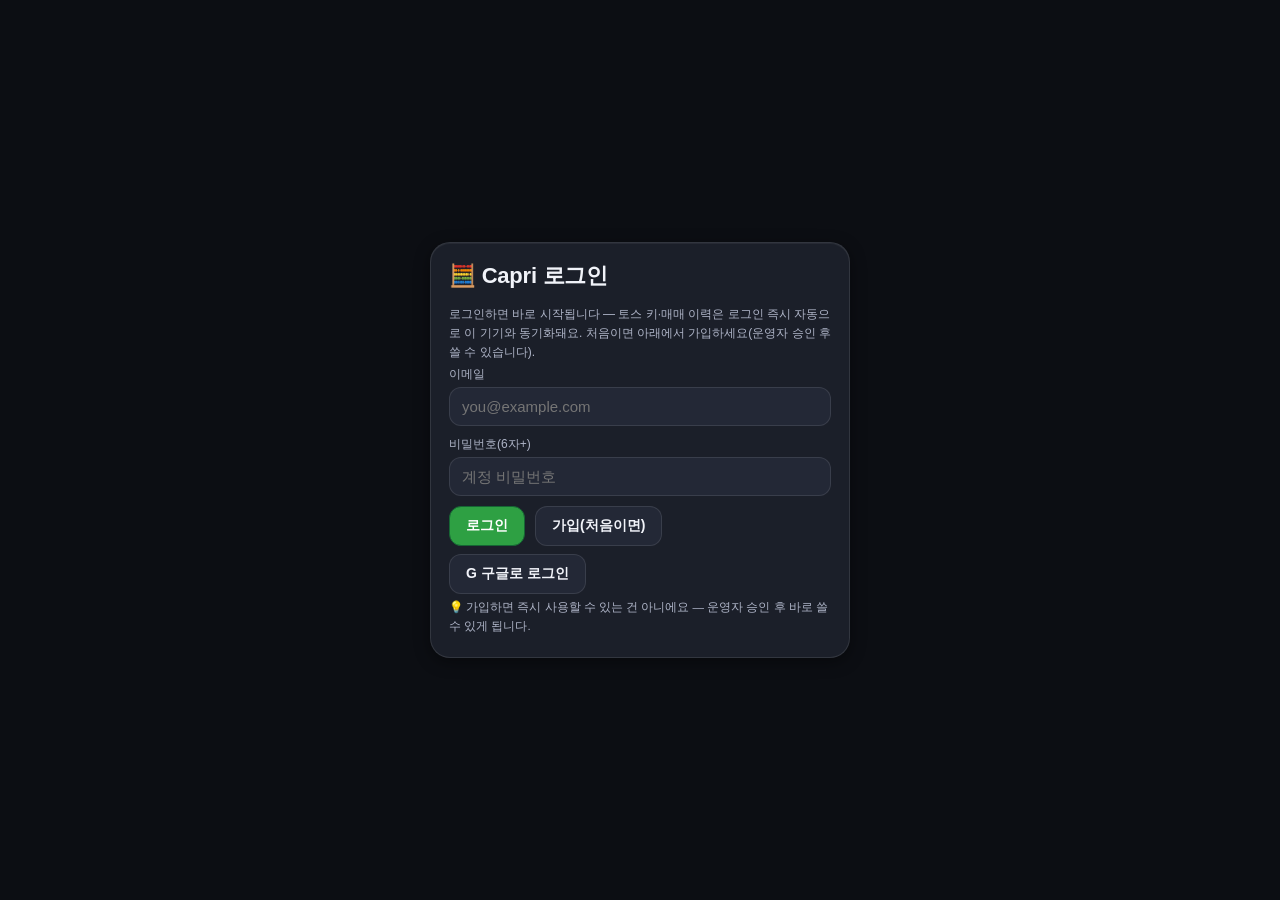
<file: index.html>
<!doctype html>
<html lang="ko">
  <head>
    <meta charset="UTF-8" />
    <!-- viewport-fit=cover: 아이폰 노치/홈바 영역까지 배경이 채워지게(웹앱 느낌) -->
    <meta name="viewport" content="width=device-width, initial-scale=1.0, viewport-fit=cover" />
    <title>Capri 매매도구</title>
    <meta name="description" content="Capri — 미국주식 분할 진입·익절/손절 계산기 (아이폰 웹앱)" />

    <!-- PWA(홈 화면에 추가되는 웹앱) 설정 -->
    <link rel="manifest" href="./manifest.webmanifest" />
    <meta name="theme-color" content="#0F172A" />

    <!-- 아이폰 전용: 홈 화면에서 열 때 주소창 없이 전체화면으로 뜨게 한다 -->
    <meta name="apple-mobile-web-app-capable" content="yes" />
    <!-- [v0.9.4] black-translucent 는 화면을 '상태바 밑까지' 끌어올려서, 안전영역 처리를
         조금이라도 놓치면 상단 배너·탭이 노치에 가려 눌리지 않는다(실제로 그 사고가 났다).
         default 로 두면 iOS 가 상태바 자리를 알아서 비워 준다 — 안전한 쪽을 택한다. -->
    <meta name="apple-mobile-web-app-status-bar-style" content="default" />
    <meta name="apple-mobile-web-app-title" content="Capri" />
    <link rel="apple-touch-icon" href="./icons/icon-192.png" />
    <link rel="icon" href="./icons/icon-192.png" />
    <script type="module" crossorigin src="./assets/index-8ID7FBhg.js"></script>
    <link rel="stylesheet" crossorigin href="./assets/index-Dq3A93W8.css">
  </head>
  <body>
    <div id="root"></div>
  </body>
</html>
</file>
<file: assets/index-Dq3A93W8.css>
:root{--bg:#0f172a;--card:#111c31;--line:#24334d;--text:#e2e8f0;--muted:#94a3b8;--green:#22c55e;--red:#ef4444;--amber:#f59e0b}html,body{background:var(--bg);color:var(--text);-webkit-text-size-adjust:100%;margin:0;font-family:-apple-system,BlinkMacSystemFont,Apple SD Gothic Neo,Segoe UI,system-ui,Roboto,Noto Sans,Ubuntu,Cantarell,Helvetica Neue,sans-serif}.app{max-width:560px;padding:max(12px, env(safe-area-inset-top)) 14px calc(24px + env(safe-area-inset-bottom));margin:0 auto}.update-banner{z-index:10;background:var(--green);color:#06210f;border-radius:12px;justify-content:space-between;align-items:center;gap:10px;margin-bottom:10px;padding:10px 14px;font-weight:700;display:flex;position:sticky;top:0}.update-banner button{color:#fff;background:#06210f;border:0;border-radius:999px;padding:8px 14px;font-size:14px;font-weight:700}.head{justify-content:space-between;align-items:center;gap:10px;margin-bottom:12px;display:flex}.brand{align-items:center;gap:8px;font-size:20px;display:flex}.brand img{border-radius:7px}.badge{border:1px solid var(--line);color:var(--muted);text-align:right;border-radius:999px;padding:6px 10px;font-size:12px;line-height:1.3}.badge.ok{color:var(--green);border-color:var(--green)}.badge.warn{color:var(--amber);border-color:var(--amber)}.tabs{gap:8px;margin-bottom:12px;display:flex}.tabs button{color:var(--muted);border:1px solid var(--line);background:0 0;border-radius:10px;flex:1;padding:10px;font-size:15px}.tabs button.on{background:var(--card);color:var(--text);border-color:var(--green)}.card{background:var(--card);border:1px solid var(--line);border-radius:14px;padding:14px}.row{flex-direction:column;gap:6px;min-width:0;margin-bottom:12px;display:flex}.row2{grid-template-columns:1fr 1fr;gap:10px;display:grid}label{color:var(--muted);font-size:13px}input{width:100%;color:var(--text);border:1px solid var(--line);background:#0b1524;border-radius:10px;padding:12px;font-size:16px}input:focus{border-color:var(--green);outline:none}.seg{flex-wrap:wrap;gap:6px;margin-bottom:14px;display:flex}.seg button{min-width:90px;color:var(--muted);border:1px solid var(--line);background:#0b1524;border-radius:999px;flex:1;padding:9px 6px;font-size:13px}.seg button.on{color:#06210f;background:var(--green);border-color:var(--green);font-weight:700}.hint{color:var(--muted);margin:4px 0 10px;font-size:12px}.split{border:1px solid var(--line);border-radius:12px;margin-bottom:10px;padding:10px 12px}.split-head{flex-wrap:wrap;justify-content:space-between;align-items:baseline;gap:8px;margin-bottom:8px;display:flex}.qty{color:var(--muted);font-size:13px}.grid3{grid-template-columns:repeat(3,1fr);gap:8px;display:grid}.grid3>div{flex-direction:column;gap:2px;min-width:0;display:flex}.grid3 .k{color:var(--muted);font-size:11px}.grid3 b{white-space:nowrap;font-size:15px}.grid3 .tp b{color:var(--green)}.grid3 .sl b{color:var(--red)}.won{color:var(--muted);font-size:11px}.primary{background:var(--green);color:#06210f;border:0;border-radius:12px;width:100%;margin-top:4px;padding:14px;font-size:16px;font-weight:700}.err{color:var(--amber);font-size:13px;line-height:1.5}.note{color:var(--muted);margin:14px 0 0;font-size:12px;line-height:1.6}.foot{text-align:center;color:var(--muted);margin-top:16px;font-size:11px}.live{border:1px dashed var(--line);border-radius:12px;margin-bottom:12px;padding:10px 12px}.ghost{width:100%;color:var(--green);border:1px solid var(--green);background:0 0;border-radius:10px;padding:11px;font-size:15px;font-weight:600}.ghost:disabled{opacity:.5}:root{--bg:#0c0e13;--panel:#1b1f29;--panel2:#232836;--surface3:#2c3242;--border:#ffffff1a;--border-strong:#ffffff29;--text:#f1f3f9;--muted:#aeb4c7;--green:#3ddc97;--red:#ff6b81;--amber:#f7b955;--blue:#4c82fb;--sh-card:0 4px 16px #0006;--sh-float:0 8px 28px #00000080;--sh-hero:0 12px 40px #0000008c;--edge-hi:inset 0 1px 0 #ffffff0d;--r-sm:12px;--r-md:20px;--r-lg:24px;--r-pill:999px;--profit:var(--green);--loss:var(--red);--primary:var(--blue);--flat:var(--muted);--fs-hero:52px;--fs-display:40px;--fs-title:22px;--fs-sub:17px;--fs-body:15px;--fs-cap:13px;--chart-surface:#0f131a;--chart-grid:#ffffff14;--chart-axis:#ffffff59;--chart-ref-1:#3987e5;--chart-ref-2:#d95926;--chart-ref-3:#199e70;--chart-highlight:#f1f3f9}:root[data-pnl=kr]{--profit:var(--red);--loss:#6aa8ff}.result-table,.trade-table,.screen-table,.str-table,.sum-cards,.hcard,.report-hero-num,.report-badge,.report-row,.str-big,.str-now,.tstat,.sb-v,.phase-badge,.sig-chip,.lab-card b,.rs-sub,.tk-pnl,.tk-amt,.cur-price,.sb-item b,.chart-tooltip{font-variant-numeric:tabular-nums}*{box-sizing:border-box;scrollbar-width:thin;scrollbar-color:var(--surface3) transparent}::-webkit-scrollbar{width:9px;height:9px}::-webkit-scrollbar-track{background:0 0}::-webkit-scrollbar-thumb{background:var(--surface3);background-clip:padding-box;border:2px solid #0000;border-radius:999px}::-webkit-scrollbar-thumb:hover{background:#3a4152 padding-box padding-box}::-webkit-scrollbar-corner{background:0 0}body{background:var(--bg);color:var(--text);margin:0;font-family:Apple SD Gothic Neo,Pretendard,-apple-system,sans-serif;font-size:14px}.loading{color:var(--muted);padding:48px}.app{flex-direction:column;height:100vh;display:flex}.topbar{border-bottom:1px solid var(--border);background:var(--panel);justify-content:space-between;align-items:center;padding:12px 20px;display:flex}.brand{align-items:center;gap:10px;display:flex}.logo{font-size:22px}.brand h1{margin:0;font-size:18px}.badge{border:1px solid var(--border);border-radius:10px;padding:3px 8px;font-size:11px}.badge-mock{color:var(--blue);border-color:var(--blue)}.badge-live{color:var(--green);border-color:var(--green)}.badge-dry{color:var(--amber);border-color:var(--amber)}.controls{gap:8px;display:flex}.ticker-row{border-bottom:1px solid var(--border);background:var(--panel);padding:6px 20px;display:flex}.topbar-ticker{border:1px solid var(--blue);background:color-mix(in srgb, var(--blue) 12%, transparent);white-space:nowrap;text-overflow:ellipsis;border-radius:999px;flex:0 auto;align-items:center;gap:8px;max-width:320px;padding:5px 12px;font-size:13px;display:flex;overflow:hidden}.tk-bot{font-size:14px}.tk-sym{font-weight:800}.tk-pnl{font-weight:700}.tk-amt{opacity:.85;font-weight:500}.tk-status{color:var(--muted);white-space:nowrap;text-overflow:ellipsis;font-size:12px;overflow:hidden}.tk-dots{gap:4px;margin-left:2px;display:flex}.tk-dots i{background:var(--border);border-radius:50%;width:5px;height:5px;display:block}.tk-dots i.on{background:var(--blue)}.pause-banner{border-color:var(--amber);background:color-mix(in srgb, var(--amber) 14%, transparent);max-width:none}.btn{border-radius:var(--r-sm);border:1px solid var(--border);background:var(--panel2);color:var(--text);cursor:pointer;padding:10px 16px;font-size:14px;font-weight:600}.btn:hover{filter:brightness(1.2)}.btn:disabled{opacity:.45;cursor:not-allowed}.btn-start{background:#14532d;border-color:#166534}.btn-stop{background:#7f1d1d;border-color:#991b1b}.btn-kill{border-color:var(--red);color:var(--red)}.twocol-on{border-color:var(--primary);color:var(--primary)}.kill-on{background:var(--red);color:#fff;font-weight:700}.mini{border-radius:var(--r-pill);border:1px solid var(--border);background:var(--panel2);color:var(--muted);cursor:pointer;padding:5px 11px;font-size:12px}.mini:hover{color:var(--text);border-color:var(--border-strong)}.mini.active{color:var(--text);border-color:var(--primary);background:var(--panel3,var(--panel2));font-weight:700}.tabs{background:var(--bg);border-bottom:1px solid var(--border);gap:6px;padding:10px 18px;display:flex}.tab{color:var(--muted);cursor:pointer;border-radius:var(--r-pill);white-space:nowrap;background:0 0;border:none;min-width:max-content;padding:9px 15px;font-size:14px;font-weight:600;transition:background .15s,color .15s}.tab:hover{color:var(--text)}.tab.active{color:var(--text);background:var(--surface3);box-shadow:var(--sh-card)}.subtabs{background:var(--panel);border-bottom:1px solid var(--border);flex-wrap:wrap;gap:5px;padding:8px 18px;display:flex}.subtab{color:var(--muted);cursor:pointer;border-radius:var(--r-pill);white-space:nowrap;background:0 0;border:none;padding:6px 12px;font-size:12.5px;font-weight:600;transition:background .15s,color .15s}.subtab:hover{color:var(--text)}.subtab.active{color:var(--text);background:var(--surface2,var(--surface3))}.panes,.pane{display:contents}.panes.twocol{background:var(--border-strong);flex:1;gap:1px;min-height:0;display:flex}.panes.twocol .pane{background:var(--bg);flex-direction:column;flex:1 1 0;min-width:0;display:flex;overflow-y:auto}.panes.twocol .grid,.panes.twocol .ticket-grid,.panes.twocol .sum-cards{grid-template-columns:1fr}.panes.twocol .report-badges{grid-template-columns:repeat(2,1fr)}.panes.twocol .report-hero-num{font-size:40px}.panes.twocol .pane{overflow-x:hidden}.pane-head{z-index:5;background:var(--panel);border-bottom:1px solid var(--border);align-items:center;gap:8px;padding:8px 20px;display:flex;position:sticky;top:0}.pane-tag{color:var(--muted);font-size:11px}.pane-select{background:var(--panel2);max-width:260px;color:var(--text);border:1px solid var(--border);border-radius:8px;flex:1;padding:6px 32px 6px 10px;font-size:13px}.grid{flex:1;grid-template-columns:1fr 1fr;gap:16px;padding:18px 20px 40px;display:grid;overflow-y:auto}.card{background:var(--panel);border:1px solid var(--border);border-radius:var(--r-md);box-shadow:var(--sh-card), var(--edge-hi);padding:18px}.card.wide{grid-column:1/-1}.card h2{font-size:var(--fs-title);letter-spacing:-.01em;margin:0 0 14px;font-weight:700}.card h3{font-size:var(--fs-cap);color:var(--muted);text-transform:none;letter-spacing:.02em;margin:16px 0 8px}.hero{border-radius:var(--r-lg);box-shadow:0 14px 40px #08061680, var(--edge-hi);background:radial-gradient(120% 90% at 15% 0,#8b93ff29 0%,#0000 48%),linear-gradient(152deg,#1e2542 0%,#241f3d 55%,#271b37 100%);border:1px solid #ffffff1f;padding:24px 20px;position:relative}.pill-seg{background:var(--panel2);border-radius:var(--r-pill);gap:4px;padding:4px;display:inline-flex}.pill-seg button{color:var(--muted);cursor:pointer;border-radius:var(--r-pill);background:0 0;border:none;min-height:40px;padding:9px 16px;font-size:14px;font-weight:600;transition:background .15s,color .15s}.pill-seg button.on{background:var(--surface3);color:var(--text);box-shadow:var(--sh-card)}.pill-seg button:not(.on):hover{color:var(--text)}.tech-seg{border-radius:var(--r-md);grid-template-columns:repeat(2,1fr);gap:4px;width:100%;display:grid}.tech-seg button{border-radius:var(--r-sm);padding:10px 8px;font-size:13px}@media (min-width:720px){.tech-seg{grid-template-columns:repeat(4,1fr)}}.stat-row{flex-wrap:wrap;gap:18px;display:flex}.stat{flex-direction:column;gap:3px;min-width:110px;display:flex}.stat-label{color:var(--muted);font-size:11px}.stat-value{font-size:14px;font-weight:600}.stat-value.small{font-size:12px;font-weight:400}.risk-row{border-top:1px dashed var(--border);color:var(--muted);gap:16px;margin-top:12px;padding-top:10px;font-size:12px;display:flex}.form-row{flex-wrap:wrap;align-items:end;gap:10px;margin-top:10px;display:flex}.form-col{flex-direction:column;gap:10px;max-width:420px;display:flex}label{color:var(--muted);flex-direction:column;gap:4px;font-size:12px;display:flex}input{background:var(--panel2);border:1px solid var(--border);color:var(--text);border-radius:var(--r-sm);width:130px;padding:10px 12px;font-size:15px}.form-col input{width:100%}input:focus{border-color:var(--blue);outline:none;box-shadow:0 0 0 3px #4c82fb2e}.select-wide{width:100%;max-width:420px}select{background:var(--panel2);border:1px solid var(--border);color:var(--text);border-radius:var(--r-sm);-webkit-appearance:none;appearance:none;cursor:pointer;background-image:url("data:image/svg+xml,%3Csvg xmlns='http://www.w3.org/2000/svg' width='12' height='12' viewBox='0 0 12 12'%3E%3Cpath d='M2.5 4.5L6 8L9.5 4.5' stroke='%23aeb4c7' stroke-width='1.5' fill='none' stroke-linecap='round' stroke-linejoin='round'/%3E%3C/svg%3E");background-position:right 10px center;background-repeat:no-repeat;width:130px;padding:10px 32px 10px 12px;font-size:15px}.form-col select{width:100%}select:focus{border-color:var(--blue);outline:none;box-shadow:0 0 0 3px #4c82fb2e}select option{background:var(--panel2);color:var(--text)}.radio{color:var(--text);flex-direction:row;align-items:center;gap:8px;margin:6px 0;font-size:13px}.radio input[type=checkbox]{width:16px;height:16px;accent-color:var(--blue);cursor:pointer}.cat-chip{border-radius:var(--r-pill);background:var(--panel2);border:1px solid var(--border);color:var(--text);cursor:pointer;flex-direction:row;align-items:center;gap:8px;padding:8px 14px;font-size:14px;transition:background .15s,border-color .15s}.cat-chip:has(input:checked){border-color:var(--blue);background:#4c82fb38}.cat-chip input[type=checkbox]{width:18px;height:18px;accent-color:var(--blue);cursor:pointer}.quote{color:var(--blue);padding-bottom:8px;font-weight:700}.mock-box{border-top:1px dashed var(--border);padding-top:10px}.settings-block{margin-bottom:8px}table{border-collapse:collapse;width:100%;font-size:12.5px}th,td{text-align:left;border-bottom:1px solid var(--border-strong);padding:7px 8px}th{color:var(--muted);font-size:11.5px;font-weight:500}.logbox{border:1px solid var(--border);background:#0a0c10;border-radius:8px;height:200px;padding:10px;font-family:ui-monospace,monospace;font-size:12px;overflow-y:auto}.logline{color:#c3cad9;padding:1px 0}.log-ts{color:var(--muted);margin-right:6px}.ok{color:var(--green)}.danger{color:var(--red)}.hint{color:var(--muted);margin:4px 0;font-size:12px;line-height:1.6}.mono{font-family:ui-monospace,monospace;font-size:11.5px}.small{font-size:11.5px}ul.hint{padding-left:18px}.explain{margin:4px 0}.explain>summary{cursor:pointer;color:var(--muted);-webkit-user-select:none;user-select:none;padding:2px 0;font-size:12px;line-height:1.6;list-style:none}.explain>summary::-webkit-details-marker{display:none}.explain>summary:before{content:"▸ "}.explain[open]>summary:before{content:"▾ "}.explain>summary:hover{color:var(--text)}.explain[open]>summary{color:var(--text);font-weight:600}.explain>p,.explain>div{margin:4px 0 2px 2px}.modal-back{z-index:50;background:#0009;justify-content:center;align-items:center;display:flex;position:fixed;top:0;bottom:0;left:0;right:0}.modal{background:var(--panel);border:1px solid var(--border);border-radius:14px;width:92%;max-width:560px;max-height:80vh;padding:22px 26px;overflow-y:auto;box-shadow:0 20px 60px #00000080}.modal h2{margin-top:0}.modal p{margin:8px 0;font-size:13.5px;line-height:1.6}.logbox.tall{height:420px}.update-notes{border:1px solid var(--line,#2a2e37);background:#ffffff0a;border-radius:8px;max-height:180px;margin:10px 0;padding:10px 12px;overflow-y:auto}.update-notes b{color:var(--sub,#9ca3af);font-size:12.5px}.update-notes pre{white-space:pre-wrap;word-break:break-word;margin:6px 0 0;font-family:inherit;font-size:13px;line-height:1.6}.changelog-entry{border-top:1px solid var(--border);padding:14px 0}.changelog-entry:first-of-type{border-top:none;padding-top:4px}.changelog-entry h3{margin:0 0 2px;font-size:14.5px}.changelog-body{white-space:pre-wrap;word-break:break-word;margin-top:8px;font-size:13px;line-height:1.7}.cl-item{border:1px solid var(--border);border-radius:var(--r-sm);background:var(--panel2);margin:10px 0;overflow:hidden}.cl-item[open]{border-color:var(--blue)}.cl-item>summary{cursor:pointer;flex-direction:column;gap:3px;padding:12px 14px 12px 36px;list-style:none;display:flex;position:relative}.cl-item>summary::-webkit-details-marker{display:none}.cl-item>summary:before{content:"▸";color:var(--blue);font-size:14px;position:absolute;top:12px;left:14px}.cl-item[open]>summary:before{content:"▾"}.cl-item>summary:hover{background:var(--surface3)}.cl-ver{color:var(--blue);font-size:13px;font-weight:700}.cl-title{color:var(--text);font-size:14.5px;font-weight:600;line-height:1.4}.cl-date{color:var(--muted);font-size:12px}.cl-item .changelog-body{border-top:1px solid var(--border);color:var(--text);margin:0;padding:12px 14px 14px}.progress-wrap{background:#ffffff14;border-radius:11px;height:22px;margin:12px 0;position:relative;overflow:hidden}.progress-bar{background:linear-gradient(90deg,#2563eb,#3b82f6);height:100%;transition:width .2s}.progress-txt{color:#fff;justify-content:center;align-items:center;font-size:12px;font-weight:600;display:flex;position:absolute;top:0;bottom:0;left:0;right:0}.badge-liveorder{color:#fff;background:#dc2626;font-weight:800;animation:1.6s ease-in-out infinite livepulse}@keyframes livepulse{0%,to{opacity:1}50%{opacity:.65}}@media (prefers-reduced-motion:reduce){.badge-liveorder{animation:none}}.live-confirm{margin:10px 0}.live-confirm-box{gap:10px;margin:10px 0;display:flex}.live-confirm-box>div{text-align:center;background:#dc26261a;border:1px solid #dc262673;border-radius:10px;flex:1;padding:10px 12px}.live-confirm-box span{opacity:.75;margin-bottom:3px;font-size:11.5px;display:block}.live-confirm-box b{font-size:19px}.cap-box{flex-wrap:wrap;align-items:center;gap:8px;display:flex}.cap-box .hint b{color:var(--tx,#e5e7eb)}.poslist,.ratlist{flex-direction:column;gap:8px;display:flex}.poscard,.ratcard{border:1px solid var(--border);background:var(--panel2);border-radius:8px;padding:10px 12px}.posline1{flex-wrap:wrap;align-items:baseline;gap:10px;display:flex}.possym{font-size:16px}.posqty{color:var(--muted)}.posPnl{font-size:18px;font-weight:700}.posline2,.posline3{color:#b9c0cc;margin-top:4px}.posrationale{border-top:1px dashed var(--border-strong);color:#cfd6e2;margin-top:6px;padding-top:6px}.tag{color:#9fb4d8;background:#2b3446;border-radius:4px;margin-right:4px;padding:1px 6px;font-size:11px;display:inline-block}.tag.warn{color:#ffcf7a;background:#4a3a1e}.inline-check{color:var(--muted);font-size:12px;font-weight:400}.ticket{flex-direction:column;gap:12px;padding:12px;display:flex}.statusbar{background:var(--panel2);border:1px solid var(--border);border-radius:10px;flex-wrap:wrap;align-items:center;gap:16px;padding:10px 14px;display:flex}.sb-item{align-items:baseline;gap:6px;display:flex}.sb-item b{font-size:15px}.sb-live{cursor:pointer;border-radius:8px;align-items:center;gap:8px;padding:6px 12px;font-size:15px;display:flex}.sb-live.off{color:#cbd3e1;background:#23272f}.sb-live.on{color:#ff8a95;background:#4a1420;border:1px solid #ff6b6b}.sb-live input{width:18px;height:18px}.ticket-grid{grid-template-columns:minmax(340px,1fr) minmax(360px,1.1fr);align-items:start;gap:12px;display:grid}@media (max-width:820px){.ticket-grid{grid-template-columns:1fr}}.sym-row{align-items:center;gap:14px}.sym-label{font-size:13px}.sym-input{text-transform:uppercase;width:140px;font-size:20px;font-weight:700}.cur-box{font-size:15px}.cur-price{color:#7fd1ff;font-size:18px}.tech-row{flex-wrap:wrap;gap:14px}.seed-box{background:var(--panel2);border:1px solid var(--border);border-radius:8px;margin-top:8px;padding:10px 12px}.seed-line{justify-content:space-between;align-items:center;gap:8px;padding:2px 0;display:flex}.seed-line b{color:#e6ebf3}.seed-line .mini{flex:none}.result-head{margin-bottom:8px;font-size:15px}.result-table{width:100%}.result-empty{text-align:center;padding:30px 12px;line-height:1.7}.btn-buy{color:#fff;background:#1f6feb}.btn-oco{color:#fff;background:#2ea043}.warn-box{color:#ffcf7a;background:#4a3a1e;border:1px solid #7a5a20;border-radius:8px;margin:8px 0;padding:10px 12px;font-size:13px;line-height:1.6}.warn-box b{color:#ffe4a3}.btn-oto{color:#fff;background:#d97706}.btn-bracket{color:#fff;background:#7c3aed}.order-cell{white-space:normal;flex-wrap:wrap;gap:4px;display:flex}.statusmain{flex-direction:column;gap:12px;padding:12px;display:flex}.statusmain .statusbar{flex-wrap:wrap}.sb-sep{background:#333b48;width:1px;height:20px;margin:0 4px}.sb-k{color:var(--muted);font-size:12px}.min0{white-space:nowrap;text-overflow:ellipsis;min-width:0;overflow:hidden}.muted{color:var(--muted)}.insight-card{border-radius:var(--r-md);box-shadow:var(--edge-hi);color:var(--text);background:linear-gradient(135deg,#4c82fb29,#4c82fb0a);border:1px solid #4c82fb59;margin:12px 0 4px;padding:16px 18px;font-size:15px;line-height:1.55}.strong-weak{grid-template-columns:1fr 1fr;gap:10px;margin-top:12px;display:grid}.sw-col{border-radius:var(--r-md);background:var(--panel2);border:1px solid var(--border);box-shadow:var(--edge-hi);padding:14px 16px}.sw-col.ok{border-color:#2fd39a59}.sw-col.danger{border-color:#f6606f59}.sw-h{color:var(--muted);font-size:13px}.sw-v{font-variant-numeric:tabular-nums;margin:4px 0 2px;font-size:22px;font-weight:800}.sw-col.ok .sw-v{color:var(--profit)}.sw-col.danger .sw-v{color:var(--loss)}.seg{background:var(--panel2);border-radius:var(--r-pill);gap:4px;padding:4px;display:inline-flex}.seg button{color:var(--muted);cursor:pointer;border-radius:var(--r-pill);background:0 0;border:none;min-height:38px;padding:8px 15px;font-size:13px;font-weight:600}.seg button.on{background:var(--surface3);color:var(--text);box-shadow:var(--sh-card)}.seg-wide button{padding:9px 20px}.sum-cards{grid-template-columns:repeat(3,1fr);gap:10px;display:grid}@media (max-width:640px){.sum-cards{grid-template-columns:1fr}}.sum-cards.cols-4{grid-template-columns:repeat(4,1fr)}@media (max-width:640px){.sum-cards.cols-4{grid-template-columns:1fr}}.sum-card{border-radius:var(--r-md);background:var(--panel2);border:1px solid var(--border);box-shadow:var(--edge-hi);flex-direction:column;gap:3px;min-width:0;padding:16px;display:flex}.sum-k{color:var(--muted);font-size:12px}.sum-v{color:#e6ebf3;white-space:nowrap;text-overflow:ellipsis;font-size:20px;font-weight:700;overflow:hidden}.sum-sub{color:var(--muted);font-size:12px}.sum-card.pnl-up .sum-v{color:var(--profit)}.sum-card.pnl-down .sum-v{color:var(--loss)}.pnl-up{color:var(--profit)}.pnl-down{color:var(--loss)}.hold-list,.ord-list,.cond-list{flex-direction:column;gap:8px;display:flex}.hcard{border:1px solid var(--border);border-radius:var(--r-md);background:var(--panel2);box-shadow:var(--edge-hi);min-width:0;padding:15px 16px}.hcard-r1{justify-content:space-between;align-items:baseline;gap:12px;min-width:0;display:flex}.hcard-name{align-items:baseline;gap:8px;min-width:0;display:flex}.hcard-title{white-space:nowrap;text-overflow:ellipsis;max-width:180px;font-size:15px;overflow:hidden}.badge-auto{color:var(--blue);border:1px solid var(--blue);vertical-align:middle;border-radius:8px;margin-left:6px;padding:1px 6px;font-size:10px;font-weight:700;display:inline-block}.hcard-sub{color:var(--muted);white-space:nowrap;font-size:12px}.hcard-pct{white-space:nowrap;font-size:22px;font-weight:800}.hcard-r2{justify-content:space-between;align-items:baseline;gap:12px;margin-top:4px;display:flex}.hcard-r2 .muted{font-size:13px}.hcard-amt{white-space:nowrap;font-size:14px;font-weight:600}.hcard-actions{align-items:center;gap:6px;margin-top:10px;display:flex}.ghost{border:1px solid var(--border);color:var(--muted);background:0 0}.grow{flex:auto}.hcard-detail,.ord-detail{border-top:1px dashed var(--border-strong);grid-template-columns:1fr 1fr;gap:4px 18px;margin-top:10px;padding-top:10px;display:grid}@media (max-width:520px){.hcard-detail,.ord-detail{grid-template-columns:1fr}}.hcard-detail>div,.ord-detail>div{justify-content:space-between;gap:10px;min-width:0;font-size:12.5px;display:flex}.hcard-detail dt,.ord-detail dt{color:var(--muted);white-space:nowrap}.hcard-detail dd,.ord-detail dd{color:#e6ebf3;text-align:right;white-space:nowrap;text-overflow:ellipsis;overflow:hidden}.dl-wide{grid-column:1/-1}.dl-wide dd{text-align:left;white-space:normal}.chip{color:#9fb4d8;white-space:nowrap;background:#2b3446;border-radius:4px;padding:1px 7px;font-size:11px;display:inline-block}.chip-buy{color:#7fb3ff;background:#16324a}.chip-sell{color:#ff9db0;background:#4a2130}.chip-type{color:#ffcf7a;background:#3a2e12}.btn-sell{color:#fff;background:#d92d43}.stbadge{white-space:nowrap;border-radius:10px;padding:1px 8px;font-size:11px;display:inline-block}.st-submitted{color:#7fb3ff;background:#16324a}.st-partial{color:#ffcf7a;background:#3a2e12}.st-filled{color:#6ee7a0;background:#14331f}.st-cancelled,.st-failed{color:#ff9d9d;background:#3a2020}.st-hold{background:var(--surface3);color:#b9c0cc}.st-unknown{background:var(--surface3);color:#cbd3e1}.ord-row{border:1px solid var(--border);border-radius:var(--r-md);background:var(--panel2);box-shadow:var(--edge-hi);min-width:0;padding:14px 16px}.or-line1{flex-wrap:wrap;align-items:center;gap:8px;min-width:0;display:flex}.cond-card{border:1px solid var(--border);border-radius:var(--r-md);background:var(--panel2);box-shadow:var(--edge-hi);min-width:0;padding:14px 16px}.cc-head{flex-wrap:wrap;align-items:center;gap:8px;min-width:0;display:flex}.cc-steps{color:#cfd6e2;flex-wrap:wrap;align-items:center;gap:10px;margin-top:8px;font-size:13px;display:flex}.step{align-items:center;gap:6px;display:inline-flex}.step-arrow{color:var(--muted)}.split-save{flex-wrap:wrap;align-items:center;gap:8px;margin:6px 0 10px;display:flex}.split-memo-input{color:#e6e9ef;border:1px solid var(--border);background:#0f131a;border-radius:8px;flex:1;min-width:140px;padding:6px 10px;font-size:13px}.btn-save{color:#fff;background:#6d5ae0}.split-saved-msg{white-space:nowrap;font-size:12px}.split-list-head{justify-content:space-between;align-items:center;gap:8px;display:flex}.split-card{border:1px solid var(--border);border-radius:var(--r-md);background:var(--panel2);box-shadow:var(--edge-hi);margin-top:12px;padding:14px 16px}.split-card-head{flex-wrap:wrap;justify-content:space-between;align-items:center;gap:8px;margin-bottom:6px;display:flex}.split-symbol{font-size:15px}.split-card-meta{align-items:center;gap:10px;display:inline-flex}.btn-del{color:#ff9d9d;background:#3a2020}.split-card-foot{margin-top:6px}.split-done td{opacity:.55}.split-check{cursor:pointer;align-items:center;gap:6px;font-size:13px;display:inline-flex}.btn-str{color:#cfe0ff;background:#23324a;margin-left:8px}.btn-edit{background:var(--surface3);color:#cbd3e1;margin-left:8px}.split-edit{flex-wrap:wrap;align-items:center;gap:6px;display:inline-flex}.split-edit .split-memo-input{flex:0 320px;min-width:200px}.str-controls{flex-wrap:wrap;align-items:flex-end;gap:12px;margin:12px 0;display:flex}.str-field{flex-direction:column;gap:4px;display:flex}.held-chips{flex-wrap:wrap;gap:8px;margin:10px 0 4px;display:flex}.chip-sym{border-radius:var(--r-pill);cursor:pointer;background:var(--panel2);border:1px solid var(--border);min-width:0;color:var(--text);box-shadow:var(--edge-hi);align-items:center;gap:8px;padding:8px 12px;font-size:13px;font-weight:600;display:inline-flex}.chip-sym:hover{border-color:var(--border-strong)}.chip-sym.on{background:var(--surface3);box-shadow:var(--sh-card);border-color:var(--border-strong)}.chip-sym .chip-str{font-variant-numeric:tabular-nums;font-weight:800}.chip-sym .chip-str.up{color:var(--profit)}.chip-sym .chip-str.down{color:var(--loss)}.chip-sym .chip-str.flat{color:var(--muted)}.str-detail-head{margin:14px 0 2px;font-size:13px}.str-sym-input,.str-iv{color:#e6e9ef;border:1px solid var(--border);background:#0f131a;border-radius:8px;padding:7px 10px;font-size:14px}.str-sym-input{text-transform:uppercase;width:120px;font-weight:700}.str-sym-input:disabled,.str-iv:disabled{opacity:.6}.btn-start{color:#fff;background:#2ea043}.btn-stop{color:#fff;background:#b3352f}.str-live{font-size:13px}.str-now{border-radius:var(--r-lg);box-shadow:0 14px 40px #08061680, var(--edge-hi);background:radial-gradient(120% 90% at 12% 0,#8b93ff26 0%,#0000 48%),linear-gradient(152deg,#1e2542 0%,#241f3d 55%,#271b37 100%);border:1px solid #ffffff1f;flex-wrap:wrap;align-items:center;gap:20px;margin:4px 0 16px;padding:22px 20px;display:flex}.str-big{font-variant-numeric:tabular-nums;letter-spacing:-.02em;font-size:52px;font-weight:800;line-height:1}.str-oneway{color:var(--amber)}.str-meta{font-size:14px}.str-meta>div{margin:2px 0}.str-spark{color:var(--muted);border:1px solid var(--border);background:var(--chart-surface);border-radius:8px;margin:6px 0 14px;display:block}.str-table{margin-top:6px}.str-chart{width:100%;color:var(--muted);border:1px solid var(--border);background:var(--chart-surface);border-radius:8px;margin:6px 0 14px;display:block}.screen-chart-wrap{padding:4px 0 2px}.screen-chart{border:1px solid var(--border);background:var(--chart-surface);border-radius:8px;width:100%;display:block}.chart-legend{flex-wrap:wrap;gap:6px;margin-top:8px;display:flex}.chart-chip{border:1px solid var(--border);color:var(--muted);background:var(--panel2);border-radius:999px;align-items:center;gap:5px;padding:3px 9px 3px 7px;font-size:12px;display:inline-flex}.chart-chip .swatch{border-radius:3px;flex:none;width:9px;height:9px}.chart-tooltip{pointer-events:none;background:var(--panel2);border:1px solid var(--border-strong);color:var(--text);white-space:nowrap;box-shadow:var(--sh-card);z-index:3;border-radius:6px;padding:5px 8px;font-size:11px;position:absolute}.chart-wrap-rel{position:relative}.screen-chart-legend{margin-top:6px}@keyframes str-flash-up{0%{background:#34d39947}to{background:0 0}}@keyframes str-flash-down{0%{background:#f8717147}to{background:0 0}}.str-big.flash-up{border-radius:8px;padding:0 6px;animation:.45s ease-out str-flash-up}.str-big.flash-down{border-radius:8px;padding:0 6px;animation:.45s ease-out str-flash-down}@media (prefers-reduced-motion:reduce){.str-big.flash-up,.str-big.flash-down{animation:none}}.str-signals{flex-wrap:wrap;align-items:center;gap:8px;margin:6px 0 10px;display:flex}.phase-badge{border:1px solid var(--border);border-radius:10px;padding:4px 10px;font-size:14px;font-weight:700}.sig-chip{border:1px solid var(--border);white-space:nowrap;border-radius:8px;padding:3px 8px;font-size:12px}.sig-chip.ok{color:var(--green,#34d399);border-color:#34d39966}.sig-chip.danger{color:var(--red,#f87171);border-color:#f8717166}.screen-controls{margin:10px 0 6px}.screen-controls input[type=range]{accent-color:#2ea043;width:100%}.screen-filters{flex-wrap:wrap;gap:10px;margin-top:10px;display:flex}.screen-filters .sf-num{flex:1;min-width:96px;max-width:160px}.screen-filters .sf-num input{color:#e6e9ef;border:1px solid var(--border);background:#0f131a;border-radius:8px;width:100%;min-height:40px;padding:8px 10px;font-size:16px}.crit-card{border:1px solid var(--border);background:var(--surface2,var(--panel));border-radius:10px;margin:10px 0;padding:12px 14px}.crit-head{flex-wrap:wrap;justify-content:space-between;align-items:center;gap:8px;display:flex}.crit-head .radio{margin:0}.crit-detail{border:1px dashed var(--border);background:#ffffff08;border-radius:8px;margin-top:8px;padding:10px 12px;line-height:1.6}.near-miss{margin-top:14px}.miss-table{opacity:.92}.miss-reasons{color:var(--amber,#fbbf24);font-size:12px}.screen-prog{margin:12px 0}.screen-prog-bar{border:1px solid var(--border);background:#0f131a;border-radius:6px;height:10px;overflow:hidden}.screen-prog-fill{background:linear-gradient(90deg,#1f6feb,#2ea043);height:100%;transition:width .3s}.screen-table{margin-top:6px}.screen-row{cursor:pointer}.screen-row:hover td{background:#1d2330}.btn-evid{color:#cfe0ff;white-space:nowrap;background:#23324a}.evid-row>td{background:#10141c;padding:0}.evid-box{padding:12px 14px}.evid-note{color:var(--muted);margin-bottom:8px;font-size:12px}.evid-filters{flex-wrap:wrap;gap:6px;margin-bottom:10px;display:flex}.evid-chip{border:1px solid var(--border);border-radius:999px;padding:3px 9px;font-size:12px}.evid-chip.pass{color:#6ee7a0;background:#14331f;border-color:#1f5a37}.evid-chip.fail{color:#ff9d9d;background:#331b1b;border-color:#5a2020}.evid-chip.off{background:var(--panel2);color:var(--muted);border-color:var(--border);opacity:.75}.evid-table{border:none;width:auto}.evid-table td{border:none;padding:3px 10px 3px 0;font-size:13px}.evid-table td:first-child{color:var(--muted);white-space:nowrap}.trade-stats{flex-wrap:wrap;gap:10px;margin:12px 0;display:flex}.tstat{border:1px solid var(--border);background:var(--panel2);border-radius:10px;flex-direction:column;gap:2px;min-width:120px;padding:8px 14px;display:flex}.tstat b{font-size:15px}.tstat.highlight{background:#141a28;border-color:#3a4560}.trade-table td{vertical-align:top}.trade-win td{background:#14331f59}.trade-loss td{background:#331b1b59}.warn-txt{color:#ffcf7a}.mode-tag{white-space:nowrap;border-radius:999px;padding:2px 8px;font-size:11px}.mode-mock{color:#cfe0ff;background:#23324a}.mode-dryrun{color:#ffcf7a;background:#3a2e12}.mode-real{color:#ff9d9d;background:#3a2020}.step-box{border:1px solid var(--border);background:var(--panel2);border-radius:8px;margin:8px 0;padding:10px 12px}.step-title{color:#cfd6e2;margin-bottom:6px;font-size:13px;font-weight:700}.step-disabled{opacity:.5}@keyframes rise-in{0%{opacity:0;transform:translateY(10px)}to{opacity:1;transform:translateY(0)}}@keyframes grow-bar{0%{transform:scaleX(0)}to{transform:scaleX(1)}}.report section{animation:.42s ease-out both rise-in}.report section:nth-child(2){animation-delay:60ms}.report section:nth-child(3){animation-delay:.12s}.report section:nth-child(4){animation-delay:.18s}.report-hero{text-align:center;border-radius:var(--r-lg);box-shadow:0 14px 40px #08061680, var(--edge-hi);background:radial-gradient(120% 90% at 15% 0,#8b93ff29 0%,#0000 48%),linear-gradient(152deg,#1e2542 0%,#241f3d 55%,#271b37 100%);border:1px solid #ffffff1f;padding:30px 20px 26px;position:relative}.report-hero-label{color:#e4e7f2;letter-spacing:.01em;margin-bottom:8px;font-size:14px;font-weight:600}.report-hero-num{letter-spacing:-.03em;font-variant-numeric:tabular-nums;font-size:clamp(44px,12vw,56px);font-weight:800;line-height:1.18}.report-hero-num.up{color:var(--profit)}.report-hero-num.down{color:var(--loss)}.report-hero-sub{color:var(--muted,#94a3b8);margin-top:8px;font-size:13px}.report-hero-sub .up{color:var(--profit)}.report-hero-sub .down{color:var(--loss)}.report-refresh{position:absolute;top:12px;right:12px}.report-badges{grid-template-columns:repeat(4,1fr);gap:10px;display:grid}@media (max-width:560px){.report-badges{grid-template-columns:repeat(2,1fr)}}.report-badge{text-align:center;border-radius:var(--r-md);background:var(--panel2);border:1px solid var(--border);box-shadow:var(--edge-hi);padding:16px 8px}.report-badge .rb-num{font-variant-numeric:tabular-nums;font-size:28px;font-weight:800}.report-badge .rb-label{color:var(--muted,#94a3b8);margin-top:2px;font-size:12px}.report-badge.win .rb-num{color:var(--profit)}.report-badge.loss .rb-num{color:var(--loss)}.report-best{background:linear-gradient(135deg,#22c55e1f,#22c55e05);border-color:#22c55e59}.report-best-crown{color:var(--muted,#94a3b8);margin-bottom:6px;font-size:13px}.report-best-row{flex-wrap:wrap;align-items:baseline;gap:12px;display:flex}.report-best-sym{font-size:28px;font-weight:800}.report-best-pct{font-variant-numeric:tabular-nums;font-size:28px;font-weight:800}.report-best-pct.up{color:var(--profit)}.report-best-pct.down{color:var(--loss)}.report-rows{flex-direction:column;gap:12px;display:flex}.report-row{min-width:0;animation:.38s ease-out both rise-in}.rr-head{justify-content:space-between;align-items:baseline;gap:8px;display:flex}.rr-head b{font-size:16px}.rr-pct{font-variant-numeric:tabular-nums;font-size:18px;font-weight:700}.rr-pct.up{color:var(--profit)}.rr-pct.down{color:var(--loss)}.rr-bar-wrap{background:#ffffff0f;border-radius:999px;height:8px;margin:6px 0 4px;overflow:hidden}.rr-bar{transform-origin:0;border-radius:999px;height:100%;animation:.62s cubic-bezier(.22,1,.36,1) both grow-bar}.rr-bar.up{background:var(--profit)}.rr-bar.down{background:var(--loss)}.rr-meta{font-size:12px}.report-note{margin-top:14px}.report-empty{text-align:center;padding:40px 20px}.report-empty-emoji{margin-bottom:8px;font-size:46px}.report-empty h2{margin:0 0 8px}@media (prefers-reduced-motion:reduce){.report section,.report-row,.rr-bar{animation:none!important}}.tab{cursor:grab;-webkit-user-select:none;user-select:none}.tab:active{cursor:grabbing}.report-period{flex-wrap:wrap;align-items:center;gap:10px;display:flex}.rp-tabs{flex-wrap:wrap;gap:6px;display:flex}.rp-tabs button{color:var(--muted,#94a3b8);border:1px solid var(--line,#24334d);cursor:pointer;background:0 0;border-radius:999px;padding:8px 14px;font-size:14px}.rp-tabs button.on{background:var(--profit);border-color:var(--profit);color:#06210f;font-weight:700}.rp-date{color:inherit;border:1px solid var(--line,#24334d);background:#0b1524;border-radius:10px;padding:8px 10px;font-size:16px}.rp-label{color:var(--muted,#94a3b8);margin-left:auto;font-size:13px}:root{--safe-top:env(safe-area-inset-top,0px);--safe-bottom:env(safe-area-inset-bottom,0px);--safe-left:env(safe-area-inset-left,0px);--safe-right:env(safe-area-inset-right,0px)}html,body{overflow-x:hidden}.app{max-width:100%}.update-banner{padding-top:calc(10px + var(--safe-top));padding-left:calc(14px + var(--safe-left));padding-right:calc(14px + var(--safe-right))}.update-banner button{min-height:44px;padding:10px 18px;font-size:15px}@media (max-width:820px){.app{height:100dvh}.topbar{z-index:20;padding:calc(10px + var(--safe-top)) calc(12px + var(--safe-right)) 10px calc(12px + var(--safe-left));flex-wrap:wrap;flex:none;gap:8px;position:sticky;top:0}.brand h1{flex:none;font-size:16px}.topbar .brand{scrollbar-width:none;flex-wrap:nowrap;flex:1 1 0;align-items:center;gap:6px;min-width:0;overflow-x:auto}.topbar .brand::-webkit-scrollbar{display:none}.topbar .badge{white-space:nowrap;flex:none;font-size:10px}.ticker-row{padding:6px calc(12px + var(--safe-right)) 6px calc(12px + var(--safe-left))}.topbar-ticker{flex:auto;max-width:none}.controls{flex:none;gap:6px;margin-left:auto}.controls .btn{min-height:40px}.tabs{z-index:15;-webkit-overflow-scrolling:touch;scrollbar-width:none;padding:6px calc(12px + var(--safe-right)) 0 calc(12px + var(--safe-left));flex:none;align-items:stretch;gap:6px;position:sticky;top:0;overflow-x:auto}.tabs::-webkit-scrollbar{display:none}.tab{white-space:nowrap;border-radius:var(--r-pill);flex:none;min-height:44px;padding:10px 15px;font-size:14px}.tab.active{background:var(--surface3);box-shadow:var(--sh-card)}.subtabs{padding:6px calc(12px + var(--safe-right)) 6px calc(12px + var(--safe-left));gap:6px}.subtab{border-radius:var(--r-pill);min-height:40px;padding:8px 13px;font-size:13px}.subtab.active{background:var(--surface2,var(--surface3))}.grid{padding:12px calc(12px + var(--safe-right)) calc(24px + var(--safe-bottom)) calc(12px + var(--safe-left));grid-template-columns:1fr;gap:12px}.card{padding:12px}.card h2{font-size:15px}input,select,textarea{min-height:44px;font-size:16px!important}.btn{min-height:44px;padding:10px 14px;font-size:14px}.mini{min-height:36px;padding:6px 10px;font-size:12px}.result-table,table{white-space:nowrap;max-width:100%;display:block;overflow-x:auto}.report-hero-num{font-size:clamp(34px,11vw,52px)}.report-badges{grid-template-columns:repeat(2,1fr)}.rp-tabs button{min-height:44px}.rp-label{width:100%;margin-left:0}.split-card,.report-row,.card{min-width:0}.split-card-head,.split-card-meta{flex-wrap:wrap;gap:6px}}@media (max-width:400px){.topbar,.grid{padding-left:calc(10px + var(--safe-left));padding-right:calc(10px + var(--safe-right))}.tab{padding:10px 12px;font-size:13px}}.update-banner{z-index:1000;padding-top:max(12px, calc(env(safe-area-inset-top,0px) + 10px));padding-bottom:12px;padding-left:max(14px, env(safe-area-inset-left,0px));padding-right:max(14px, env(safe-area-inset-right,0px));border-radius:0;margin:0;position:fixed;top:0;left:0;right:0;box-shadow:0 6px 18px #00000059}.update-banner button{min-width:120px;min-height:44px}body:has(.update-banner) .topbar{padding-top:calc(max(12px, calc(env(safe-area-inset-top,0px) + 10px)) + 68px)}.tabs{flex-wrap:nowrap}.tab{white-space:nowrap;flex:none;width:auto;min-width:max-content}.subtabs{flex-wrap:wrap}.subtab{white-space:nowrap;flex:none;width:auto;min-width:max-content}.badge{white-space:nowrap}@media (max-width:820px){.wide-only{display:none}}.rp-source{width:100%;color:var(--amber,#f59e0b);background:#f59e0b14;border:1px solid #f59e0b4d;border-radius:8px;padding:6px 10px;font-size:12px}.rp-warn{width:100%;color:var(--loss,#f04452);background:#f0445214;border:1px solid #f044524d;border-radius:8px;margin-top:6px;padding:6px 10px;font-size:12px}.criteria-breakdowns{grid-template-columns:repeat(auto-fill,minmax(260px,1fr));gap:12px;margin:10px 0 18px;display:grid}.criteria-breakdown h4{color:var(--muted);margin:0 0 6px;font-size:13px;font-weight:600}.criteria-breakdown .result-table{font-size:12px}.raw-table-scroll{max-width:100%;overflow-x:auto}.raw-table{white-space:nowrap}.err{color:var(--red)}.lab-status{flex-wrap:wrap;align-items:center;gap:10px;margin:10px 0;display:flex}.lab-pill{border-radius:var(--r-pill);border:1px solid var(--border-strong);background:var(--panel2);padding:4px 12px;font-size:13px;font-weight:700}.lab-pill.on{color:var(--green);border-color:var(--green)}.lab-pill.busy{color:var(--amber);border-color:var(--amber)}.lab-cards{grid-template-columns:repeat(auto-fit,minmax(150px,1fr));gap:10px;margin:8px 0 12px;display:grid}.lab-card{background:var(--panel2);border:1px solid var(--border);border-radius:var(--r-sm);flex-direction:column;gap:4px;padding:12px 14px;display:flex}.lab-card b{color:var(--text);font-size:22px}.lab-card span{color:var(--muted);font-size:12px;line-height:1.4}.lab-funnel{flex-direction:column;gap:6px;margin:6px 0;display:flex}.lab-funnel-row{grid-template-columns:minmax(180px,1.2fr) minmax(120px,2fr) 48px minmax(0,1.4fr);align-items:center;gap:10px;font-size:13px;display:grid}.lab-funnel-label{color:var(--text)}.lab-funnel-bar{background:var(--panel2);border-radius:6px;height:12px;overflow:hidden}.lab-funnel-bar i{background:linear-gradient(90deg,#2563eb,#3b82f6);border-radius:6px;height:100%;display:block}.lab-funnel-n{text-align:right;color:var(--text)}.lab-note{border-radius:var(--r-sm);border:1px solid var(--amber);background:#f7b95514;margin:8px 0;padding:10px 14px;font-size:13px;line-height:1.6}.lab-rules{border:1px solid var(--border);border-radius:var(--r-sm);background:var(--panel2);margin:14px 0;padding:8px 14px}.lab-rules summary{cursor:pointer;color:var(--text);padding:4px 0;font-weight:700}.lab-rules ul{color:var(--muted);margin:8px 0 4px 18px;padding:0;font-size:13px;line-height:1.7}.lab-rules li{margin:4px 0}.lab-rules b{color:var(--text)}.lab-scroll{max-width:100%;overflow-x:auto}.lab-table td,.lab-table th{white-space:nowrap}.lab-table tr.lab-sel td,td.lab-sel{background:#4c82fb2e}.lab-table tr.lab-dim td{opacity:.55}.lab-tag{background:var(--surface3);color:var(--muted);border-radius:8px;margin-left:6px;padding:1px 6px;font-size:10px}.lab-filters{flex-wrap:wrap;align-items:center;gap:14px}.lab-detail{border:1px solid var(--blue);border-radius:var(--r-sm);background:var(--panel2);margin-top:18px;padding:14px}.lab-chart{background:var(--bg);border:1px solid var(--border);border-radius:8px;width:100%;height:auto}.lab-chart .lab-grid{stroke:#ffffff12;stroke-width:1px}.lab-chart .lab-axis{fill:var(--muted);font-size:10px}.lab-chart .lab-ema{stroke:var(--amber);stroke-width:1.4px;opacity:.9}.lab-chart .lab-up line{stroke:var(--green)}.lab-chart .lab-up rect{fill:var(--green)}.lab-chart .lab-dn line{stroke:var(--red)}.lab-chart .lab-dn rect{fill:var(--red)}.lab-chart .lab-marker{fill:var(--text);font-size:11px;font-weight:700}.lab-chart .lab-run-bg{fill:#ffffff0d}.lab-chart .lab-link-line{stroke:var(--blue);stroke-dasharray:3 3}.lab-chart .lab-line-entry{stroke:var(--blue);stroke-dasharray:5 3}.lab-chart .lab-line-stop{stroke:var(--red);stroke-dasharray:5 3}.lab-chart .lab-line-tp{stroke:var(--green);stroke-dasharray:5 3}.lab-chart .lab-fill{fill:var(--blue)}.lab-chart .lab-exit{fill:var(--text);stroke:var(--bg)}.lab-matrix th{text-align:left;white-space:nowrap}.lab-matrix .lab-cell{cursor:pointer;text-align:center;min-width:120px}.lab-matrix .lab-cell small{color:var(--muted);font-size:11px;display:block}.lab-matrix .lab-cell.weak{opacity:.5}.lab-matrix .lab-cell.pos-bg{background:#3ddc971a}.lab-matrix .lab-cell.neg-bg{background:#ff6b811a}.lab-best{border:1px solid var(--green);border-radius:var(--r-sm);background:#3ddc9712;margin:10px 0 14px;padding:12px 14px;line-height:1.6}@media (max-width:720px){.lab-funnel-row{grid-template-columns:1fr 48px}.lab-funnel-bar,.lab-funnel-row .hint{grid-column:1/-1}}.rs-title{flex-wrap:wrap;justify-content:space-between;align-items:center;gap:10px;display:flex}.rs-title h2{margin:0}.rs-grade{border-radius:var(--r-md);border:1px solid var(--border-strong);background:var(--panel2);margin:12px 0;padding:16px 18px;animation:.5s both rs-rise}.rs-grade.red{border-color:var(--red);background:#ff6b8114}.rs-grade.yellow{border-color:var(--amber);background:#f7b95514}.rs-grade.green{border-color:var(--green);background:#3ddc9714}.rs-grade-title{font-size:18px;font-weight:800}.rs-grade ul{color:var(--muted);margin:10px 0 0 18px;padding:0;font-size:13px;line-height:1.7}.rs-gauge{background:#ffffff17;border-radius:6px;height:12px;margin:12px 0 18px;position:relative}.rs-gauge i{background:linear-gradient(90deg, var(--red), var(--amber), var(--green));border-radius:6px;transition:width 1.1s cubic-bezier(.22,1,.36,1);position:absolute;top:0;bottom:0;left:0;right:auto}.rs-gauge2{background:#ffffff17;border-radius:7px;height:14px;margin:12px 0 8px;position:relative;overflow:visible}.rs-gauge2>i{border-radius:7px;transition:width 1.1s cubic-bezier(.22,1,.36,1);position:absolute;top:0;bottom:0;left:0}.rs-gauge2>i.all{background:#4c82fb66}.rs-gauge2>i.rt.r{background:var(--red)}.rs-gauge2>i.rt.y{background:var(--amber)}.rs-gauge2>i.rt.g{background:var(--green)}.rs-gauge2 u{color:var(--muted);font-size:10px;text-decoration:none;position:absolute;top:18px;transform:translate(-50%)}.rs-gauge2 u:before{content:"";background:#ffffff59;width:1px;height:6px;position:absolute;top:-8px;left:50%}.rs-gauge-legend{color:var(--muted);flex-wrap:wrap;gap:14px;margin:22px 0 6px;font-size:12px;display:flex}.rs-gauge-legend .dot{vertical-align:-1px;border-radius:3px;width:10px;height:10px;margin-right:4px;display:inline-block}.rs-gauge-legend .dot.r{background:var(--red)}.rs-gauge-legend .dot.y{background:var(--amber)}.rs-gauge-legend .dot.g{background:var(--green)}.rs-gauge-legend .dot.all{background:#4c82fb8c}.rs-gauge u{color:var(--muted);font-size:10px;text-decoration:none;position:absolute;top:16px;transform:translate(-50%)}.rs-headline{border-radius:var(--r-md);border:1px solid var(--blue);background:#4c82fb1a;margin:14px 0;padding:16px 18px;animation:.6s .1s both rs-rise}.rs-headline p{color:var(--text);margin:6px 0 0;font-size:17px;font-weight:700;line-height:1.6}.rs-headline-tag{color:var(--blue);letter-spacing:.04em;font-size:11px;font-weight:800}.rs-kpis{grid-template-columns:repeat(auto-fit,minmax(150px,1fr));gap:10px;margin:12px 0;display:grid}.rs-kpi{background:var(--panel2);border:1px solid var(--border);border-radius:var(--r-sm);flex-direction:column;gap:6px;padding:14px;animation:.5s both rs-rise;display:flex}.rs-kpi:nth-child(2){animation-delay:50ms}.rs-kpi:nth-child(3){animation-delay:.1s}.rs-kpi:nth-child(4){animation-delay:.15s}.rs-kpi:nth-child(5){animation-delay:.2s}.rs-kpi:nth-child(6){animation-delay:.25s}.rs-kpi b{font-variant-numeric:tabular-nums;font-size:26px;line-height:1.25}.rs-kpi span{color:var(--muted);font-size:12px}.rs-best{border:1px solid var(--green);border-radius:var(--r-sm);background:#3ddc9712;margin:10px 0;padding:12px 14px;line-height:1.7}.rs-dims{grid-template-columns:repeat(auto-fit,minmax(300px,1fr));gap:12px;display:grid}.rs-dim{background:var(--panel2);border:1px solid var(--border);border-radius:var(--r-sm);padding:12px 14px}.rs-dim-head{justify-content:space-between;align-items:center;display:flex}.rs-row{border-top:1px solid var(--border);grid-template-columns:1fr;gap:4px;padding:8px 0;display:grid}.rs-row.win{background:#3ddc970f;border-radius:6px;padding:8px 6px}.rs-label{font-size:13px;font-weight:700}.rs-val{font-variant-numeric:tabular-nums;font-size:15px}.rs-sub{color:var(--muted);font-size:11px}.rs-bar{background:#ffffff0f;border-radius:5px;height:10px;display:block;position:relative;overflow:hidden}.rs-bar .rs-axis{background:#ffffff59;width:1px;position:absolute;top:0;bottom:0;left:50%}.rs-bar .rs-fill{transition:width 1s cubic-bezier(.22,1,.36,1);position:absolute;top:0;bottom:0}.rs-bar .rs-fill.pos{background:var(--green);border-radius:0 5px 5px 0}.rs-bar .rs-fill.neg{background:var(--red);border-radius:5px 0 0 5px}.rs-note{color:var(--muted);margin:8px 0 0;font-size:12px;line-height:1.6}.rs-conf{border:1px solid var(--border-strong);border-radius:999px;padding:2px 9px;font-size:11px;font-weight:800}.rs-conf.clear{color:var(--green);border-color:var(--green)}.rs-conf.close{color:var(--amber);border-color:var(--amber)}.rs-conf.thin{color:var(--muted)}.rs-flow{flex-wrap:wrap;align-items:stretch;gap:8px;margin:10px 0;display:flex}.rs-flow-box{background:var(--panel2);border:1px solid var(--border);border-radius:var(--r-sm);text-align:center;flex-direction:column;flex:130px;gap:4px;padding:12px 14px;display:flex}.rs-flow-box.hi{border-color:var(--blue);background:#4c82fb1a}.rs-flow-box b{font-variant-numeric:tabular-nums;font-size:24px}.rs-flow-box span{color:var(--muted);font-size:12px}.rs-arrow{color:var(--blue);align-self:center;font-size:20px;font-style:normal;animation:1.4s ease-in-out infinite rs-nudge}.rs-qa{grid-template-columns:repeat(auto-fit,minmax(240px,1fr));gap:10px;display:grid}.rs-qa-card{background:var(--panel2);border:1px solid var(--border);border-radius:var(--r-sm);flex-direction:column;align-items:flex-start;gap:6px;padding:12px 14px;display:flex}.rs-qa-q{color:var(--muted);font-size:12px}.rs-qa-a{font-size:15px;font-weight:800;line-height:1.4}.rs-actions{margin:6px 0 0 20px;padding:0;font-size:14px;line-height:1.8}.rs-actions li{margin:4px 0}.rs-verify{background:var(--panel2);border:1px solid var(--border);border-radius:var(--r-sm);padding:14px}.rs-ver-result{margin-top:12px}@keyframes rs-rise{0%{opacity:0;transform:translateY(10px)}to{opacity:1;transform:none}}@keyframes rs-nudge{0%,to{transform:translate(0)}50%{transform:translate(5px)}}.gd-btn{white-space:nowrap}.gd-panel{z-index:60;background:var(--panel);border:1px solid var(--blue);border-radius:var(--r-md);width:min(420px,100vw - 24px);max-height:calc(100vh - 36px);box-shadow:var(--sh-hero);padding:14px 16px;animation:.35s cubic-bezier(.22,1,.36,1) both gd-in;position:fixed;bottom:18px;right:18px;overflow-y:auto}.gd-head{justify-content:space-between;align-items:center;margin-bottom:8px;display:flex}.gd-scene-wrap{background:var(--bg);border:1px solid var(--border);border-radius:10px;padding:4px;animation:.4s both gd-in}.gd-scene{width:100%;height:auto;display:block}.gd-title{margin:12px 0 4px;font-size:15px}.gd-body{color:var(--muted);margin:0;font-size:13px;line-height:1.7}.gd-body b{color:var(--text)}.gd-foot{justify-content:space-between;align-items:center;gap:8px;margin-top:12px;display:flex}.gd-dots{gap:6px;display:flex}.gd-dot{cursor:pointer;background:#ffffff38;border:0;border-radius:50%;width:9px;height:9px;padding:0;transition:transform .2s,background .2s}.gd-dot.on{background:var(--blue);transform:scale(1.35)}.gd-nav{gap:6px;display:flex}.gd-pop{transition:opacity .5s,transform .5s}.gd-fade{transition:fill .4s}.gd-grow{transition:width .7s cubic-bezier(.22,1,.36,1)}.gd-move{transition:cx .6s,cy .6s,r .4s,stroke .3s}.gd-draw{transition:stroke-dashoffset .9s}.gd-spot{outline:2px solid var(--blue);outline-offset:4px;border-radius:10px;animation:1.6s ease-in-out infinite gd-pulse}@keyframes gd-in{0%{opacity:0;transform:translateY(14px)}to{opacity:1;transform:none}}@keyframes gd-pulse{0%,to{outline-color:#4c82fbe6;box-shadow:0 0 #4c82fb59}50%{outline-color:#4c82fb59;box-shadow:0 0 0 10px #4c82fb00}}@media (max-width:720px){.gd-panel{width:auto;bottom:8px;left:8px;right:8px}}@media (prefers-reduced-motion:reduce){.gd-panel,.gd-scene-wrap,.rs-grade,.rs-headline,.rs-kpi{animation:none}.gd-pop,.gd-fade,.gd-grow,.gd-move,.gd-draw,.rs-bar .rs-fill,.rs-gauge i{transition:none}.gd-spot,.rs-arrow{animation:none}}.rs-scope{flex-wrap:wrap;align-items:center;gap:8px;margin:8px 0;display:flex}.rs-vbar{border-radius:var(--r-sm);border:1px solid var(--border-strong);flex-direction:column;gap:3px;margin:8px 0;padding:10px 14px;font-size:13px;display:flex}.rs-vbar.ok{border-color:var(--green);background:#3ddc970f}.rs-vbar.bad{border-color:var(--red);background:#ff6b811a;animation:1.6s ease-in-out infinite rs-blink}.rs-vbar.none{background:var(--panel2)}.rs-vbar span{color:var(--muted);font-size:12px}.rs-collect{border-radius:var(--r-sm);border:1px solid var(--border-strong);flex-direction:column;gap:4px;margin:8px 0;padding:10px 14px;font-size:13px;line-height:1.6;display:flex}.rs-collect.ok{border-color:var(--green);background:#3ddc970d}.rs-collect.pause{border-color:var(--amber);background:#f7b95512}.rs-collect span{color:var(--muted);font-size:12px}.rs-collect b{color:var(--text)}.unprot-banner{border-radius:var(--r-sm);border:1px solid var(--red);background:#ff6b811a;margin:0 0 14px;padding:12px 16px;line-height:1.7;animation:1.6s ease-in-out infinite rs-blink}.unprot-banner ul{margin:6px 0 4px 18px;padding:0;font-size:13px}.rs-checks{grid-template-columns:repeat(auto-fit,minmax(280px,1fr));gap:10px;display:grid}.rs-check{background:var(--panel2);border:1px solid var(--border);border-radius:var(--r-sm);padding:12px 14px;animation:.5s both rs-rise}.rs-check p{color:var(--muted);margin:8px 0 0;font-size:12.5px;line-height:1.65}.rs-check p b{color:var(--text)}.rs-ci{background:#ffffff0f;border-radius:7px;height:14px;margin:10px 0 2px;position:relative}.rs-ci .rs-ci-zero{background:#ffffff80;width:2px;position:absolute;top:-3px;bottom:-3px;left:50%}.rs-ci u{background:var(--amber);opacity:.85;border-radius:4px;transition:left .9s,width .9s;position:absolute;top:3px;bottom:3px}.rs-ci u.pos{background:var(--green)}.rs-ci s{background:#fff;border-radius:2px;width:3px;text-decoration:none;transition:left .9s;position:absolute;top:-2px;bottom:-2px}.rs-ready{border-radius:var(--r-md);border:1px solid var(--border-strong);background:var(--panel2);margin:8px 0;padding:14px 16px}.rs-ready.ready{border-color:var(--green);background:#3ddc9712}.rs-ready.close{border-color:var(--amber);background:#f7b95512}.rs-ready.no{border-color:var(--red);background:#ff6b810f}.rs-ready-title{font-size:15px;font-weight:800;line-height:1.5}.rs-gates{flex-direction:column;gap:6px;margin:8px 0 0;padding:0;list-style:none;display:flex}.rs-gates li{background:#ffffff08;border-radius:8px;align-items:flex-start;gap:10px;padding:8px 10px;display:flex}.rs-gates li.ok{background:#3ddc9712}.rs-gates li.no{background:#ff6b8112}.rs-gates li div{flex-direction:column;gap:2px;display:flex}.rs-gates li b{font-size:13px}.rs-gates li small{color:var(--muted);font-size:11.5px;line-height:1.5}.rs-ready .lab-rules ol{color:var(--muted);margin:8px 0 4px 18px;padding:0;font-size:13px;line-height:1.7}@keyframes rs-blink{0%,to{box-shadow:0 0 #ff6b8100}50%{box-shadow:0 0 0 6px #ff6b812e}}@media (prefers-reduced-motion:reduce){.rs-vbar.bad,.rs-check{animation:none}.rs-ci u,.rs-ci s{transition:none}}.lab-fresh{border-radius:var(--r-sm);border:1px solid var(--border-strong);flex-direction:column;gap:3px;margin:8px 0 12px;padding:10px 14px;font-size:13px;line-height:1.6;display:flex}.lab-fresh.ok{border-color:var(--green);background:#3ddc970d}.lab-fresh.pause{border-color:var(--amber);background:#f7b95512}.lab-fresh.bad{border-color:var(--red);background:#ff6b8117}.lab-fresh.off{background:var(--panel2)}.lab-fresh span{color:var(--muted);font-size:12px}.lab-fresh b{color:var(--text)}.rs-legend{border:1px solid var(--border);border-radius:var(--r-sm);background:var(--panel2);margin:10px 0;padding:8px 14px}.rs-legend summary{cursor:pointer;padding:4px 0;font-weight:700}.rs-legend ul{color:var(--muted);margin:6px 0 4px 18px;padding:0;font-size:12.5px;line-height:1.75}.rs-legend b{color:var(--text)}.sync-banner{border-radius:var(--r-sm);border:1px solid var(--border-strong);margin:6px 12px;padding:8px 14px;font-size:13px;line-height:1.6}.sync-banner.ok{border-color:var(--green);background:#3ddc970d}.sync-banner.bad{border-color:var(--red);background:#ff6b811a}.sync-banner .form-row{flex-wrap:wrap;align-items:center;gap:8px;display:flex}.sync-banner .form-row input{flex:1;min-width:180px}.tt-overlay{z-index:1200;background:#06080cb8;justify-content:center;align-items:center;padding:16px;animation:.25s ease-out tt-fade;display:flex;position:fixed;top:0;bottom:0;left:0;right:0}.tt-card{background:var(--panel);border:1px solid var(--border-strong);border-radius:var(--r-lg);width:min(980px,100%);max-height:min(720px,94vh);box-shadow:var(--sh-hero), var(--edge-hi);animation:.32s cubic-bezier(.2,.8,.2,1) tt-rise;display:flex;overflow:hidden}.tt-rail{background:var(--panel2);border-right:1px solid var(--border);flex:none;width:250px;padding:16px 12px;overflow-y:auto}.tt-rail-head{align-items:center;gap:8px;margin:0 6px 12px;display:flex}.tt-rail ol{margin:0;padding:0;list-style:none}.tt-rail li button,.tt-list li button{text-align:left;width:100%;color:var(--muted);cursor:pointer;font:inherit;background:0 0;border:0;border-radius:10px;align-items:center;gap:10px;padding:8px;display:flex}.tt-rail li button:hover,.tt-list li button:hover{background:var(--surface3);color:var(--text)}.tt-rail li.cur button{background:var(--surface3);color:var(--text);font-weight:700}.tt-check{background:var(--panel);border:1px solid var(--border-strong);border-radius:50%;flex:none;justify-content:center;align-items:center;width:24px;height:24px;font-size:12px;display:inline-flex}.done .tt-check{background:var(--green);color:#07261a;border-color:var(--green);animation:.35s ease-out tt-pop}.tt-main{flex-direction:column;flex:1;min-width:0;display:flex;position:relative}.tt-top{border-bottom:1px solid var(--border);align-items:center;gap:12px;padding:12px 18px;display:flex}.tt-stepno{color:var(--muted);font-variant-numeric:tabular-nums;font-size:12px}.tt-bar{background:var(--panel2);border-radius:3px;flex:1;height:6px;overflow:hidden}.tt-bar i{background:linear-gradient(90deg, var(--blue), var(--green));border-radius:3px;height:100%;transition:width .4s cubic-bezier(.2,.8,.2,1);display:block}.tt-body{flex:1;padding:18px 26px;overflow-y:auto}.tt-body h3{margin:6px 0 10px;font-size:20px}.tt-fwd{animation:.32s ease-out tt-in-r}.tt-back{animation:.32s ease-out tt-in-l}.tt-text{font-size:14.5px;line-height:1.75}.tt-text ul,.tt-text ol{padding-left:20px}.tt-text li{margin:4px 0}.tt-safe li,.tt-keys li{background:var(--panel2);border-radius:10px;margin-bottom:6px;margin-left:-20px;padding:8px 12px;list-style:none}.tt-status{background:var(--panel2);border-radius:10px;padding:8px 12px}.tt-note{border:1px solid var(--amber);background:#f7b9551a;border-radius:10px;padding:12px 14px}.tt-foot{border-top:1px solid var(--border);justify-content:space-between;align-items:center;gap:10px;padding:12px 18px;display:flex}.tt-state{color:var(--muted);font-size:12.5px}.tt-state.ok{color:var(--green);font-weight:700}.tt-form{flex-direction:column;gap:10px;max-width:460px;display:flex}.tt-form label{color:var(--muted);flex-direction:column;gap:4px;font-size:13px;display:flex}.tt-form input[type=text],.tt-form input[type=password],.tt-form input:not([type]){border:1px solid var(--border-strong);background:var(--panel2);color:var(--text);font:inherit;border-radius:10px;padding:9px 12px}.tt-radios{flex-direction:column;gap:4px;display:flex}.tt-radios label.radio{color:var(--text);flex-direction:row;align-items:flex-start;gap:8px}.tt-radios label.radio input{flex:none;margin-top:3px}.tt-radio-text{flex-direction:column;gap:2px;display:flex}.tt-radio-text small{color:var(--muted)}.tt-actions{flex-wrap:wrap;align-items:center;gap:10px;display:flex}.tt-result{border:1px solid var(--border-strong);border-radius:12px;margin-top:8px;padding:12px 14px}.tt-result.ok{border-color:var(--green);background:#3ddc9712}.tt-result.bad{border-color:var(--red);background:#ff6b8114}.tt-steps{flex-wrap:wrap;gap:14px;margin:0 0 8px;padding:0;list-style:none;display:flex}.tt-steps li{opacity:0;background:var(--panel2);border-radius:999px;padding:3px 10px;animation:.35s ease-out forwards tt-pop}.tt-steps li.ok{color:var(--green)}.tt-steps li.bad{color:var(--red)}.tt-steps li.wait{color:var(--muted)}.tt-scene{width:100%;max-width:420px;height:auto;margin:0 auto 6px;display:block}.tt-box{fill:var(--panel2);stroke:var(--border-strong);stroke-width:1.5px}.tt-box-red{stroke:var(--red)}.tt-ic{font-size:30px}.tt-cap{fill:var(--muted);font-size:11px}.tt-pop{transform-box:fill-box;transform-origin:50%;animation:.5s ease-out both tt-pop}.tt-slide{animation:.5s ease-out both tt-slide}.tt-flow{stroke:var(--blue);stroke-width:3px;stroke-dasharray:8 8;animation:1s linear infinite tt-dash}.tt-dot{fill:var(--green);animation:1.8s ease-in-out infinite tt-travel}.tt-knob{fill:var(--blue);animation:3.2s ease-in-out infinite tt-toggle}.tt-ring{transform-box:fill-box;transform-origin:50% 20%;animation:1.6s ease-in-out infinite tt-bell}.tt-bubble{animation:.6s ease-out both tt-pop}.tt-track{fill:var(--panel2)}.tt-slider{fill:var(--blue)}.tt-slider-0{animation:3s ease-in-out infinite tt-slide-x}.tt-slider-1{animation:3.6s ease-in-out infinite reverse tt-slide-x}.tt-slider-2{animation:2.6s ease-in-out infinite tt-slide-x}.tt-fall{fill:var(--green);animation:1.6s ease-in infinite tt-fall}.tt-play{fill:var(--blue);transform-box:fill-box;transform-origin:50%;animation:1.8s ease-in-out infinite tt-pulse}.tt-tri{fill:#fff}.tt-ring-bg{fill:none;stroke:var(--panel2);stroke-width:4px}.tt-ring-fg{fill:none;stroke:var(--green);stroke-width:4px;stroke-linecap:round;transition:stroke-dashoffset .6s cubic-bezier(.2,.8,.2,1)}.tt-ring-t{fill:var(--text);font-size:10px;font-weight:700}.tt-pill-wrap{z-index:1100;flex-direction:column;align-items:flex-start;gap:8px;display:flex;position:fixed;bottom:16px;left:16px}.tt-pill{border-radius:var(--r-pill);border:1px solid var(--blue);background:var(--panel);color:var(--text);box-shadow:var(--sh-float);cursor:pointer;font:inherit;align-items:center;gap:8px;padding:4px 16px 4px 6px;font-weight:700;animation:2.6s ease-in-out infinite tt-pulse-ring;display:inline-flex}.tt-pill.all{border-color:var(--green);animation:none}.tt-pill:hover{background:var(--surface3)}.tt-list{background:var(--panel);border:1px solid var(--border-strong);border-radius:var(--r-md);width:290px;max-width:calc(100vw - 32px);box-shadow:var(--sh-float);padding:10px;animation:.22s ease-out tt-rise}.tt-list-head{justify-content:space-between;align-items:center;padding:2px 6px 8px;display:flex}.tt-list ul{margin:0;padding:0;list-style:none}.tt-list li.next button{color:var(--text);background:#4c82fb1f;font-weight:700}.tt-list li.done button{color:var(--muted)}.tt-list-foot{justify-content:space-between;gap:8px;padding:8px 4px 2px;display:flex}.tt-guide-chip{background:var(--panel);border:1px solid var(--blue);border-radius:var(--r-md);width:290px;max-width:calc(100vw - 32px);box-shadow:var(--sh-float);padding:10px;animation:.22s ease-out tt-rise}.tt-guide-chip .tt-list-head{padding-bottom:6px}.tt-guide-chip p{margin:0 6px 8px}.tt-confetti{pointer-events:none;position:absolute;top:0;bottom:0;left:0;right:0;overflow:hidden}.tt-confetti i{background:var(--amber);border-radius:2px;width:8px;height:14px;animation:2.2s ease-in forwards tt-confetti;position:absolute;top:-10px}.tt-confetti i:nth-child(3n){background:var(--green)}.tt-confetti i:nth-child(3n+1){background:var(--blue)}[data-tt].tt-spot{outline:2px solid var(--blue);outline-offset:6px;border-radius:12px;animation:1.6s ease-in-out infinite gd-pulse}@keyframes tt-fade{0%{opacity:0}to{opacity:1}}@keyframes tt-rise{0%{opacity:0;transform:translateY(14px)scale(.98)}to{opacity:1;transform:none}}@keyframes tt-in-r{0%{opacity:0;transform:translate(24px)}to{opacity:1;transform:none}}@keyframes tt-in-l{0%{opacity:0;transform:translate(-24px)}to{opacity:1;transform:none}}@keyframes tt-pop{0%{opacity:0;transform:scale(.6)}70%{transform:scale(1.08)}to{opacity:1;transform:scale(1)}}@keyframes tt-slide{0%{opacity:0;transform:translateY(14px)}to{opacity:1;transform:none}}@keyframes tt-dash{to{stroke-dashoffset:-16px}}@keyframes tt-travel{0%{opacity:0;transform:translate(0)}15%{opacity:1}85%{opacity:1}to{opacity:0;transform:translate(120px)}}@keyframes tt-toggle{0%,35%{transform:translate(0)}55%,90%{transform:translate(100px)}to{transform:translate(0)}}@keyframes tt-bell{0%,to{transform:rotate(0)}20%{transform:rotate(14deg)}40%{transform:rotate(-12deg)}60%{transform:rotate(8deg)}80%{transform:rotate(-4deg)}}@keyframes tt-slide-x{0%,to{transform:translate(0)}50%{transform:translate(120px)}}@keyframes tt-fall{0%{opacity:0;transform:translateY(0)}15%{opacity:1}to{opacity:0;transform:translateY(80px)}}@keyframes tt-pulse{0%,to{transform:scale(1)}50%{transform:scale(1.08)}}@keyframes tt-pulse-ring{0%,to{box-shadow:var(--sh-float), 0 0 0 0 #4c82fb73}50%{box-shadow:var(--sh-float), 0 0 0 8px #4c82fb00}}@keyframes tt-confetti{to{opacity:0;transform:translateY(560px)rotate(540deg)}}@media (max-width:760px){.tt-card{flex-direction:column;max-height:96vh}.tt-rail{border-right:0;border-bottom:1px solid var(--border);width:auto;max-height:96px;padding:8px}.tt-rail ol{gap:4px;display:flex;overflow-x:auto}.tt-rail .tt-rail-t,.tt-rail-head b{display:none}.tt-body{padding:14px 16px}.tt-pill-wrap{bottom:10px;left:10px}}@media (prefers-reduced-motion:reduce){.tt-overlay,.tt-card,.tt-fwd,.tt-back,.tt-pop,.tt-slide,.tt-flow,.tt-dot,.tt-knob,.tt-ring,.tt-bubble,.tt-slider,.tt-fall,.tt-play,.tt-pill,.tt-list,.tt-steps li,.tt-confetti i,[data-tt].tt-spot,.done .tt-check{animation:none!important}.tt-steps li{opacity:1}.tt-ring-fg,.tt-bar i{transition:none}}.tt-form input[type=text],.tt-form input[type=password],.tt-form input:not([type]){width:100%}.pb-ul{margin:8px 0 4px 18px;padding:0}.pb-ul li{margin:4px 0}.pb-list{flex-direction:column;gap:12px;display:flex}.pb-row{border:1px solid var(--border);border-radius:var(--r-sm);background:var(--panel2);padding:12px 14px}.pb-row.pb-on{border-color:var(--green)}.pb-head{flex-wrap:wrap;justify-content:space-between;align-items:center;gap:10px;display:flex}.pb-name{flex-wrap:wrap;align-items:center;gap:8px;display:flex}.pb-name b{color:var(--text);font-size:15px}.pb-actions{flex-wrap:wrap;align-items:center;gap:6px;display:flex}.pb-sub{margin-top:6px}.pb-metrics{grid-template-columns:repeat(auto-fit,minmax(100px,1fr));gap:8px 12px;margin-top:10px;display:grid}.pb-metric{flex-direction:column;gap:2px;display:flex}.pb-msub{color:var(--muted);font-size:11px}.pb-note{margin-top:6px}.pb-drawer{border-top:1px dashed var(--border);margin-top:12px;padding-top:10px}.pb-drawer h4{color:var(--muted);margin:10px 0 2px;font-size:13px}.pb-best{line-height:1.3;font-size:16px!important}.pb-rank{flex-direction:column;gap:6px;margin:6px 0 10px;display:flex}.pb-rank-row{grid-template-columns:26px minmax(140px,1.6fr) minmax(80px,2fr) 76px;align-items:center;gap:10px;font-size:13px;display:grid}.pb-rank-no{color:var(--muted);text-align:right}.pb-rank-name{color:var(--text);text-overflow:ellipsis;overflow:hidden}.pb-rank-v{text-align:right;font-weight:700}.pb-bar{background:var(--panel);border-radius:6px;height:10px;overflow:hidden}.pb-bar i{border-radius:6px;height:100%;display:block}.pb-bar i.up{background:var(--profit)}.pb-bar i.down{background:var(--loss)}@media (max-width:560px){.pb-rank-row{grid-template-columns:22px 1fr 64px}.pb-bar{display:none}}
</file>
